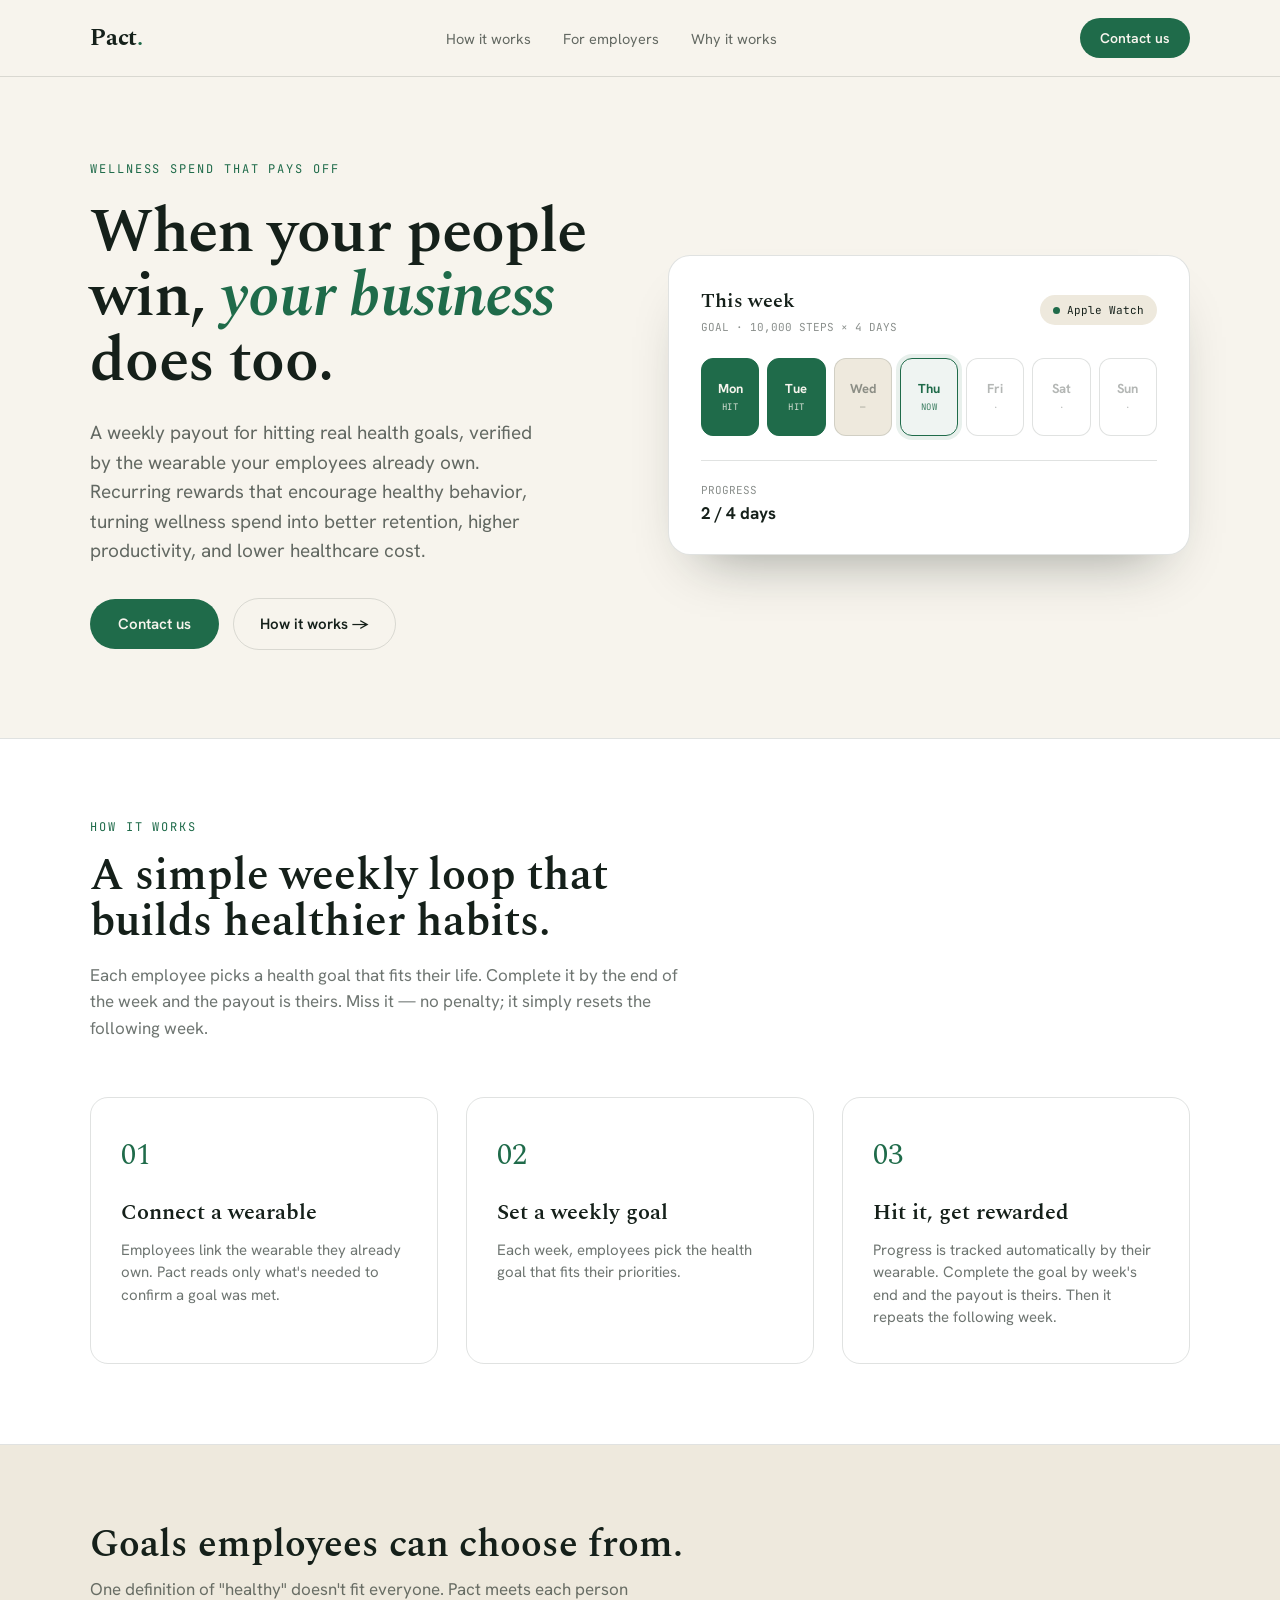
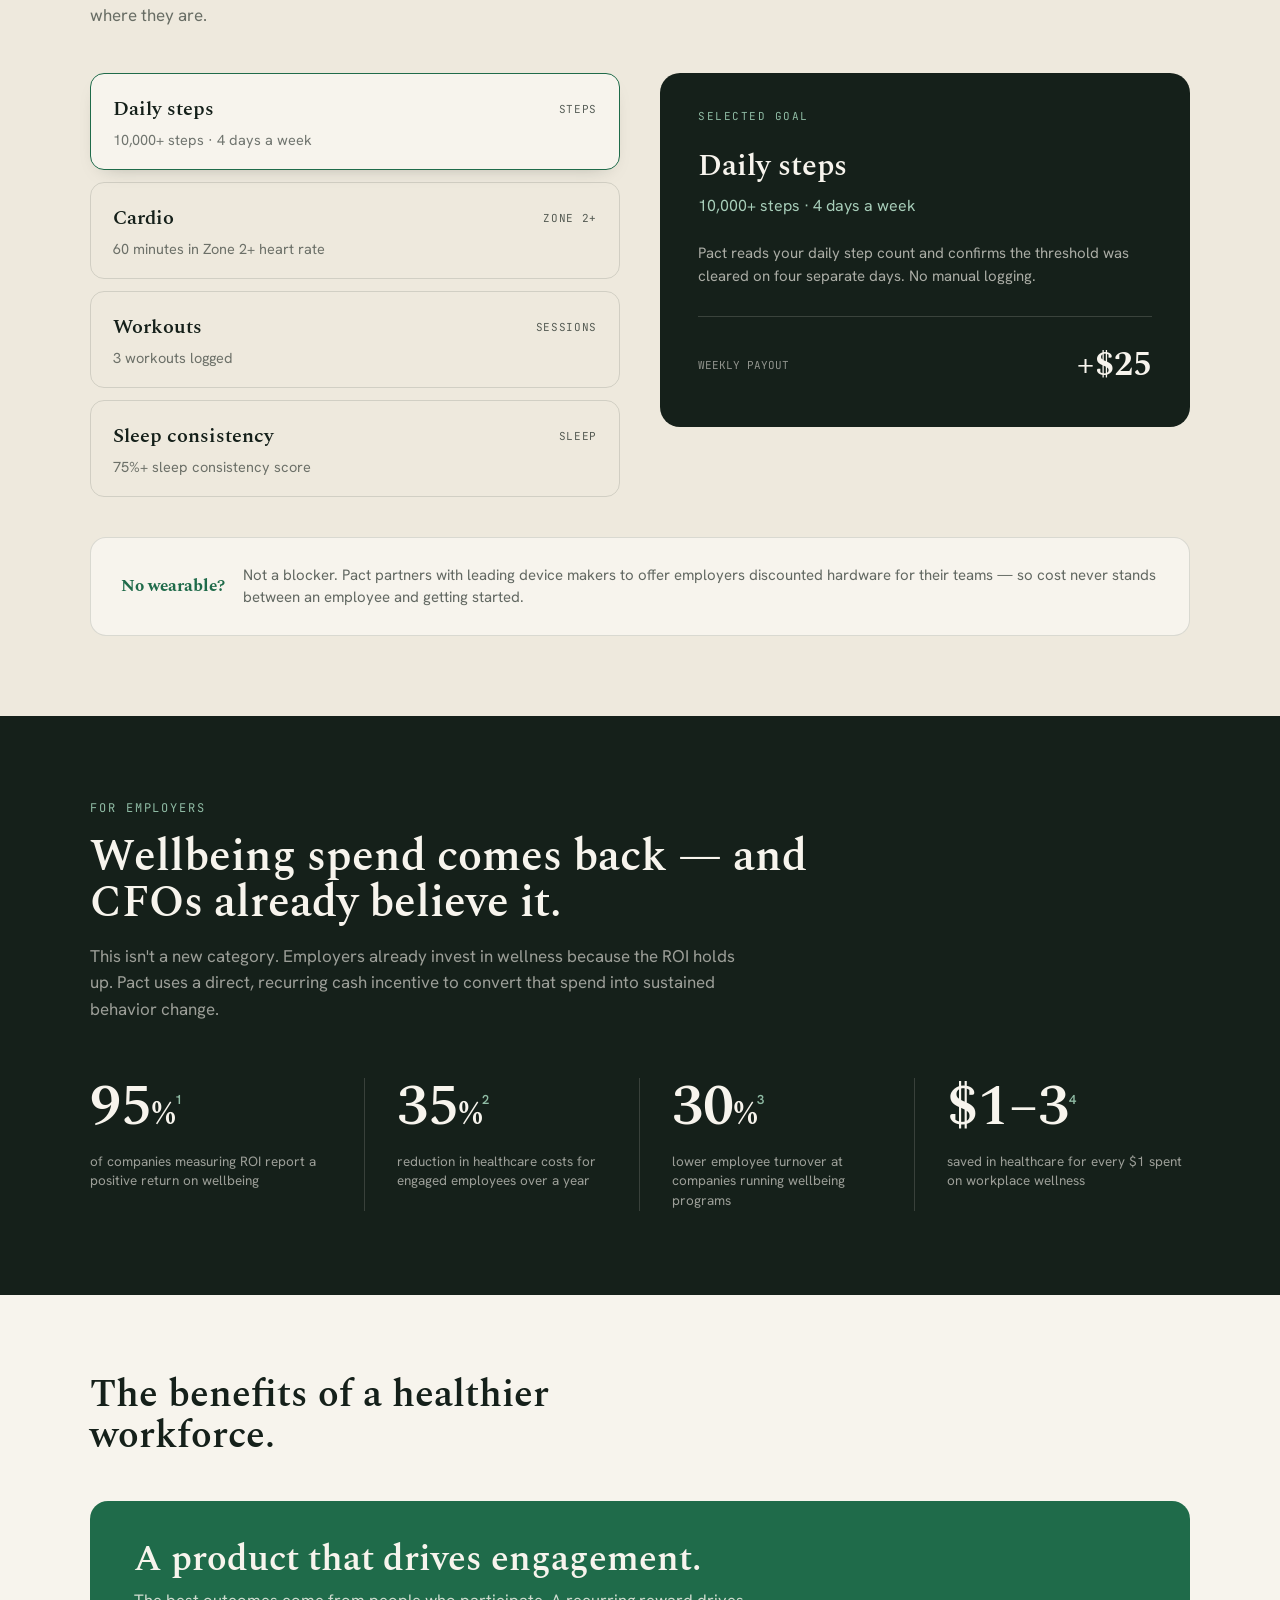
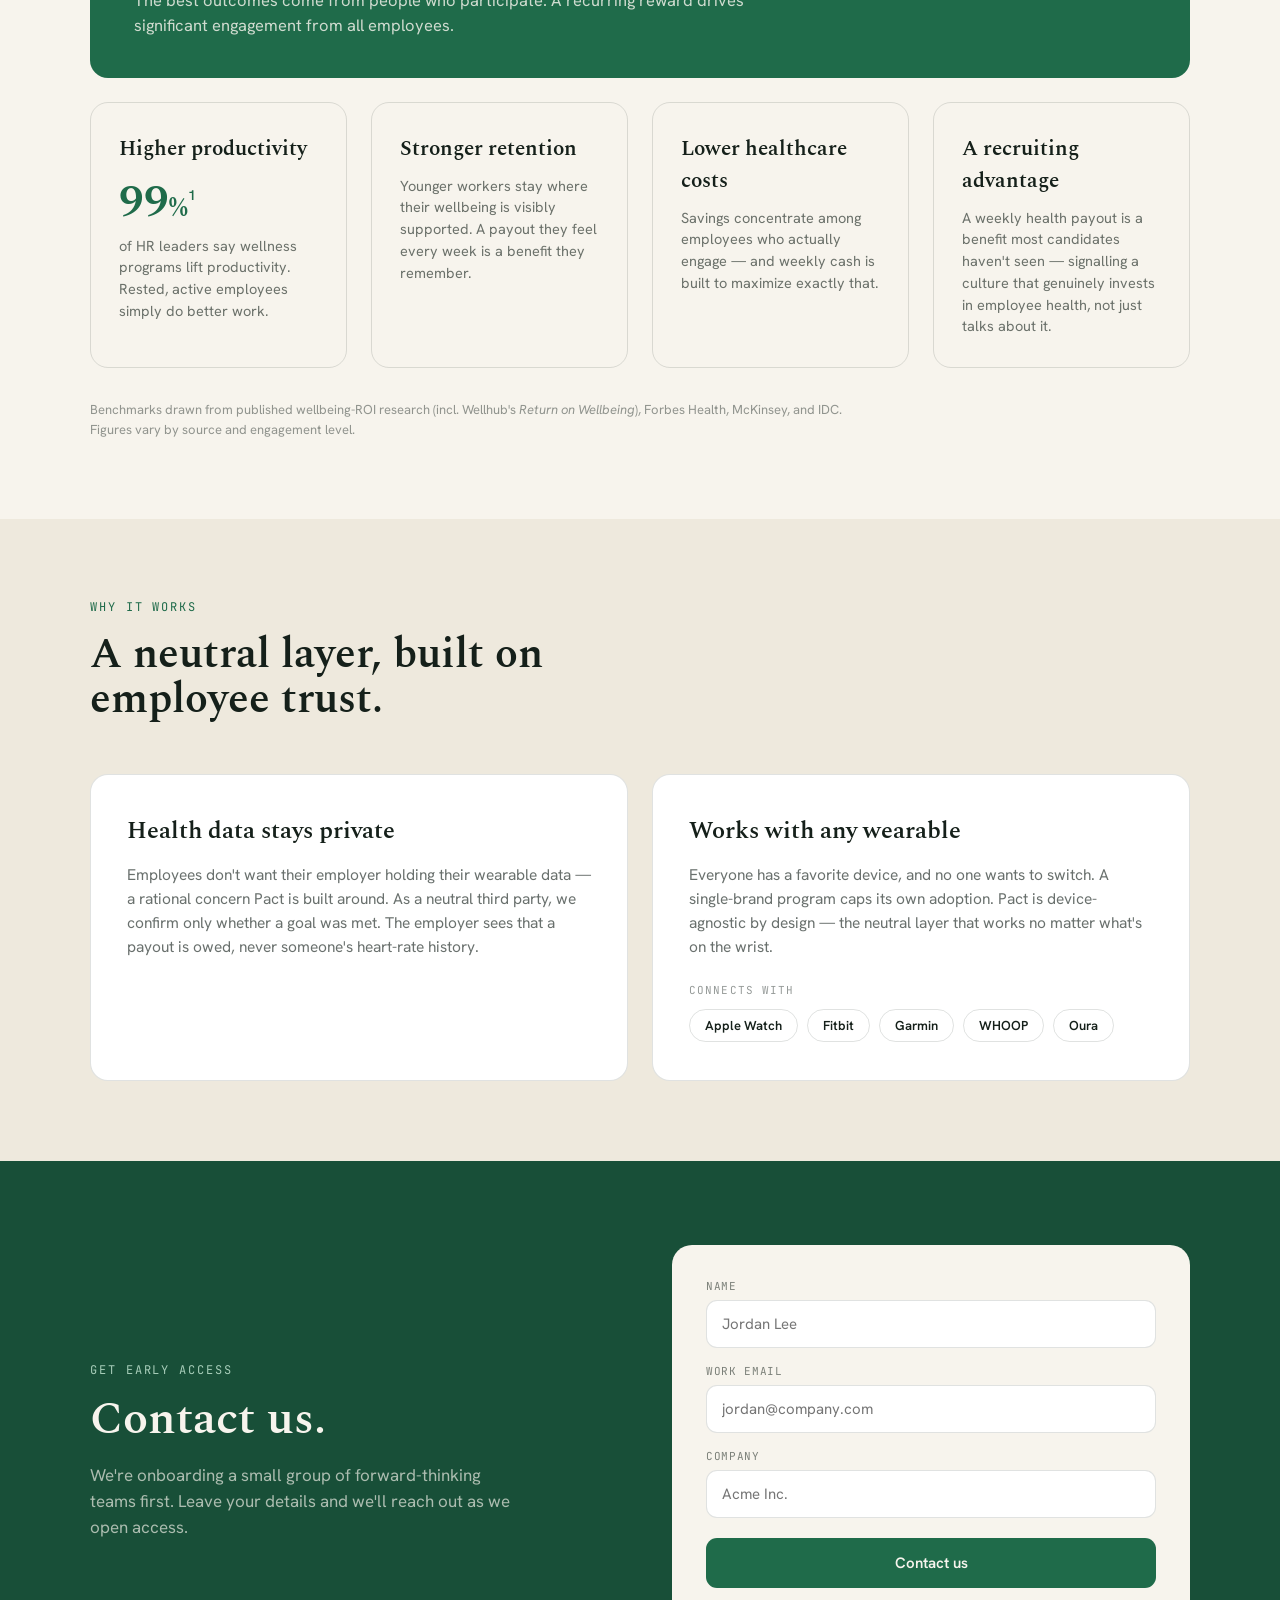
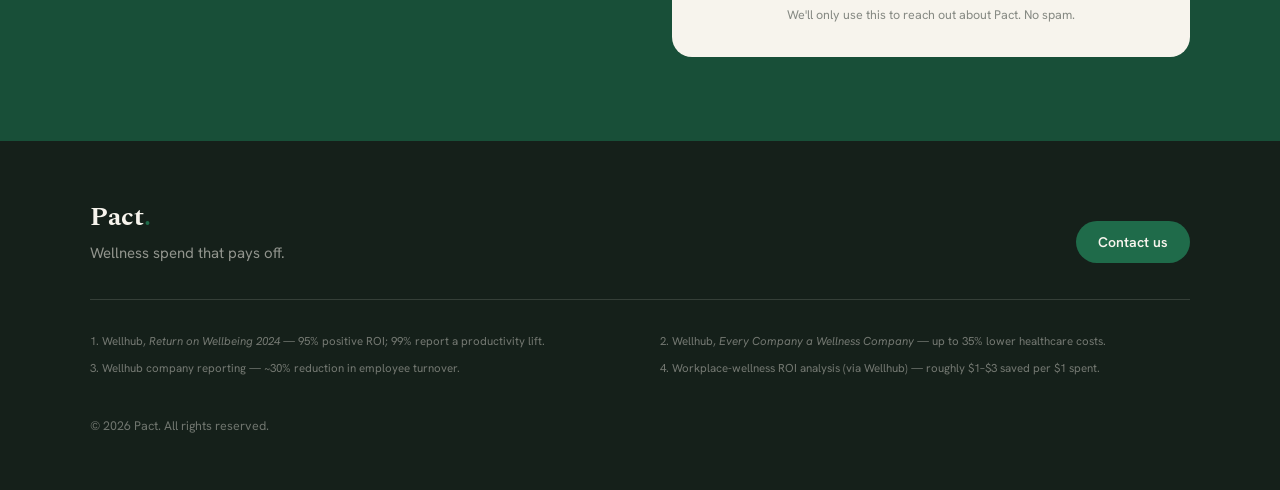
<file: index.html>
<!DOCTYPE html>
<html lang="en">
<head>
  <meta charset="utf-8">
  <meta name="viewport" content="width=device-width, initial-scale=1">
  <title>Pact — Wellness spend that pays off</title>
  <meta name="description" content="The wellness benefit your people actually use. A weekly payout for hitting real health goals, verified automatically by the wearable your team already owns.">
  <meta property="og:title" content="Pact — Wellness spend that pays off">
  <meta property="og:description" content="A weekly payout for hitting real health goals, verified by the wearable your team already owns. Recurring rewards that turn wellness spend into retention, productivity, and lower healthcare cost.">
  <meta property="og:type" content="website">
  <link rel="preconnect" href="https://fonts.googleapis.com">
  <link rel="preconnect" href="https://fonts.gstatic.com" crossorigin>
  <link href="https://fonts.googleapis.com/css2?family=Hanken+Grotesk:wght@400;500;600;700;800&family=JetBrains+Mono:wght@400;500&family=Spectral:wght@400;500;600;700&display=swap" rel="stylesheet">
  <link rel="stylesheet" href="styles.css">
  <link rel="icon" href="data:image/svg+xml,%3Csvg xmlns='http://www.w3.org/2000/svg' viewBox='0 0 64 64'%3E%3Crect width='64' height='64' rx='15' fill='%23F7F4ED'/%3E%3Ctext x='13' y='46' font-family='Georgia,serif' font-size='44' font-weight='700' fill='%231F6B4A'%3EP%3C/text%3E%3Ccircle cx='46' cy='42' r='5' fill='%231F6B4A'/%3E%3C/svg%3E">
</head>
<body>
<div style="--accent:#1F6B4A; --accent-dk:#184F38; --ink:#15201A; --cream:#F7F4ED; --cream2:#EEE9DD; --line:rgba(21,32,26,.13); background:var(--cream); font-family:'Hanken Grotesk',sans-serif; color:var(--ink); overflow-x:hidden;">

  <!-- ===== NAV ===== -->
  <div style="position:sticky; top:0; z-index:50; background:rgba(247,244,237,.86); backdrop-filter:blur(12px); border-bottom:1px solid var(--line);">
    <div class="wrap" style="max-width:1180px; margin:0 auto; display:flex; align-items:center; justify-content:space-between; padding:18px 40px;">
      <div style="font-family:'Spectral',serif; font-weight:700; font-size:23px; letter-spacing:-.01em;">Pact<span style="color:var(--accent);">.</span></div>
      <div class="nav-links" style="display:flex; align-items:center; gap:32px; font-size:14.5px; color:rgba(21,32,26,.66);">
        <a href="#how" class="pact-link" style="color:inherit; text-decoration:none;">How it works</a><a href="#employers" class="pact-link" style="color:inherit; text-decoration:none;">For employers</a><a href="#different" class="pact-link" style="color:inherit; text-decoration:none;">Why it works</a>
      </div>
      <a href="#waitlist" class="pact-cta" style="background:var(--accent); color:var(--cream); font-size:14px; font-weight:600; padding:11px 20px; border-radius:999px; text-decoration:none;">Contact us</a>
    </div>
  </div>

  <!-- ===== HERO ===== -->
  <div class="wrap grid-2" style="max-width:1180px; margin:0 auto; display:grid; grid-template-columns:1fr 1fr; gap:56px; align-items:center; padding:84px 40px 88px;">
    <div style="animation:fadeUp .7s ease both;">
      <div style="font-family:'JetBrains Mono',monospace; font-size:12px; letter-spacing:.16em; color:var(--accent); text-transform:uppercase; margin-bottom:24px;">Wellness spend that pays off</div>
      <h1 class="hero-h1" style="font-family:'Spectral',serif; font-weight:600; font-size:62px; line-height:1.04; letter-spacing:-.015em; margin:0 0 24px;">When your people win, <span style="color:var(--accent); font-style:italic;">your business</span> does too.</h1>
      <p style="font-size:19px; line-height:1.55; color:rgba(21,32,26,.66); max-width:460px; margin:0 0 32px;">A weekly payout for hitting real health goals, verified by the wearable your employees already own. Recurring rewards that encourage healthy behavior, turning wellness spend into better retention, higher productivity, and lower healthcare cost.</p>
      <div style="display:flex; gap:14px; align-items:center;">
        <a href="#waitlist" class="pact-cta" style="background:var(--accent); color:var(--cream); font-size:15px; font-weight:600; padding:15px 28px; border-radius:999px; text-decoration:none;">Contact us</a>
        <a href="#how" class="pact-cta" style="border:1px solid var(--line); color:var(--ink); font-size:15px; font-weight:600; padding:15px 26px; border-radius:999px; text-decoration:none;">How it works →</a>
      </div>
    </div>
    <!-- interactive weekly loop widget -->
    <div style="background:#fff; border:1px solid var(--line); border-radius:22px; padding:30px 32px; box-shadow:0 30px 56px -32px rgba(21,32,26,.45); animation:fadeUp .7s ease .12s both;">
      <div style="display:flex; align-items:center; justify-content:space-between; margin-bottom:24px;">
        <div>
          <div style="font-family:'Spectral',serif; font-weight:600; font-size:20px;">This week</div>
          <div style="font-family:'JetBrains Mono',monospace; font-size:11px; color:rgba(21,32,26,.5); margin-top:4px;">GOAL · 10,000 STEPS × 4 DAYS</div>
        </div>
        <div style="display:flex; align-items:center; gap:7px; background:var(--cream2); padding:8px 13px; border-radius:999px; font-family:'JetBrains Mono',monospace; font-size:11px;"><span style="width:7px;height:7px;border-radius:50%;background:var(--accent);display:inline-block;"></span>Apple Watch</div>
      </div>
      <div id="loop-cells" style="display:grid; grid-template-columns:repeat(7,1fr); gap:8px; margin-bottom:24px;"></div>
      <div style="display:flex; align-items:center; justify-content:space-between; padding-top:22px; border-top:1px solid var(--line);">
        <div>
          <div style="font-family:'JetBrains Mono',monospace; font-size:11px; color:rgba(21,32,26,.5); margin-bottom:5px;">PROGRESS</div>
          <div id="loop-hits" style="font-size:17px; font-weight:700;">0 / 4 days</div>
        </div>
        <div id="loop-payout"></div>
      </div>
    </div>
  </div>

  <!-- ===== HOW IT WORKS ===== -->
  <div id="how" style="background:#fff; border-top:1px solid var(--line); border-bottom:1px solid var(--line); scroll-margin-top:66px;">
    <div class="wrap" style="max-width:1180px; margin:0 auto; padding:80px 40px;">
      <div style="font-family:'JetBrains Mono',monospace; font-size:12px; letter-spacing:.16em; color:var(--accent); text-transform:uppercase; margin-bottom:18px;">How it works</div>
      <h2 class="sec-h2" style="font-family:'Spectral',serif; font-weight:600; font-size:44px; line-height:1.06; margin:0 0 16px; max-width:620px;">A simple weekly loop that builds healthier habits.</h2>
      <p style="font-size:17px; line-height:1.55; color:rgba(21,32,26,.62); max-width:600px; margin:0 0 56px;">Each employee picks a health goal that fits their life. Complete it by the end of the week and the payout is theirs. Miss it — no penalty; it simply resets the following week.</p>
      <div class="grid-3" style="display:grid; grid-template-columns:repeat(3,1fr); gap:28px;">
        <div class="pact-card" style="border:1px solid var(--line); border-radius:18px; padding:34px 30px;">
          <div style="font-family:'Spectral',serif; font-size:30px; color:var(--accent); margin-bottom:18px;">01</div>
          <h3 style="font-family:'Spectral',serif; font-weight:600; font-size:22px; margin:0 0 10px;">Connect a wearable</h3>
          <p style="font-size:15px; line-height:1.5; color:rgba(21,32,26,.62); margin:0;">Employees link the wearable they already own. Pact reads only what's needed to confirm a goal was met.</p>
        </div>
        <div class="pact-card" style="border:1px solid var(--line); border-radius:18px; padding:34px 30px;">
          <div style="font-family:'Spectral',serif; font-size:30px; color:var(--accent); margin-bottom:18px;">02</div>
          <h3 style="font-family:'Spectral',serif; font-weight:600; font-size:22px; margin:0 0 10px;">Set a weekly goal</h3>
          <p style="font-size:15px; line-height:1.5; color:rgba(21,32,26,.62); margin:0;">Each week, employees pick the health goal that fits their priorities.</p>
        </div>
        <div class="pact-card" style="border:1px solid var(--line); border-radius:18px; padding:34px 30px;">
          <div style="font-family:'Spectral',serif; font-size:30px; color:var(--accent); margin-bottom:18px;">03</div>
          <h3 style="font-family:'Spectral',serif; font-weight:600; font-size:22px; margin:0 0 10px;">Hit it, get rewarded</h3>
          <p style="font-size:15px; line-height:1.5; color:rgba(21,32,26,.62); margin:0;">Progress is tracked automatically by their wearable. Complete the goal by week's end and the payout is theirs. Then it repeats the following week.</p>
        </div>
      </div>
    </div>
  </div>

  <!-- ===== GOALS (interactive selector) ===== -->
  <div style="background:var(--cream2);">
    <div class="wrap" style="max-width:1180px; margin:0 auto; padding:80px 40px;">
      <h2 class="sec-h2" style="font-family:'Spectral',serif; font-weight:600; font-size:38px; line-height:1.08; margin:0 0 10px;">Goals employees can choose from.</h2>
      <p style="font-size:17px; line-height:1.55; color:rgba(21,32,26,.62); max-width:560px; margin:0 0 44px;">One definition of "healthy" doesn't fit everyone. Pact meets each person where they are.</p>
      <div class="grid-2" style="display:grid; grid-template-columns:1fr 1fr; gap:40px; align-items:start;">
        <!-- selectable list -->
        <div id="goal-list" style="display:flex; flex-direction:column; gap:12px;"></div>
        <!-- preview -->
        <div style="background:var(--ink); border-radius:20px; padding:36px 38px; position:sticky; top:96px;">
          <div style="font-family:'JetBrains Mono',monospace; font-size:11px; letter-spacing:.14em; color:#8FBBA4; margin-bottom:20px;">SELECTED GOAL</div>
          <h3 id="goal-name" style="font-family:'Spectral',serif; font-weight:600; font-size:30px; color:var(--cream); margin:0 0 6px;"></h3>
          <div id="goal-target" style="font-size:16px; color:#A7CDB9; margin-bottom:26px;"></div>
          <p id="goal-detail" style="font-size:15px; line-height:1.55; color:rgba(247,244,237,.66); margin:0 0 28px;"></p>
          <div style="display:flex; align-items:center; justify-content:space-between; padding-top:22px; border-top:1px solid rgba(247,244,237,.16);">
            <span style="font-family:'JetBrains Mono',monospace; font-size:11px; color:rgba(247,244,237,.55);">WEEKLY PAYOUT</span>
            <span id="goal-payout" style="font-family:'Spectral',serif; font-weight:700; font-size:34px; color:var(--cream);"></span>
          </div>
        </div>
      </div>
      <div style="margin-top:40px; background:var(--cream); border:1px solid var(--line); border-radius:16px; padding:26px 30px; display:flex; align-items:center; gap:18px;">
        <span style="font-family:'Spectral',serif; font-weight:700; font-size:17px; color:var(--accent); white-space:nowrap;">No wearable?</span>
        <span style="font-size:15px; line-height:1.5; color:rgba(21,32,26,.66);">Not a blocker. Pact partners with leading device makers to offer employers discounted hardware for their teams — so cost never stands between an employee and getting started.</span>
      </div>
    </div>
  </div>

  <!-- ===== FOR EMPLOYERS — ROI band (dark) ===== -->
  <div id="employers" style="background:var(--ink); scroll-margin-top:66px;">
    <div class="wrap" style="max-width:1180px; margin:0 auto; padding:84px 40px;">
      <div style="font-family:'JetBrains Mono',monospace; font-size:12px; letter-spacing:.16em; color:#8FBBA4; text-transform:uppercase; margin-bottom:18px;">For employers</div>
      <h2 class="sec-h2" style="font-family:'Spectral',serif; font-weight:600; font-size:44px; line-height:1.06; color:var(--cream); margin:0 0 16px; max-width:780px;">Wellbeing spend comes back — and CFOs already believe it.</h2>
      <p style="font-size:17px; line-height:1.55; color:rgba(247,244,237,.6); max-width:660px; margin:0 0 56px;">This isn't a new category. Employers already invest in wellness because the ROI holds up. Pact uses a direct, recurring cash incentive to convert that spend into sustained behavior change.</p>
      <div class="grid-4" style="display:grid; grid-template-columns:repeat(4,1fr);">
        <div class="emp-stat" style="padding:0 32px 0 0; border-right:1px solid rgba(247,244,237,.16);">
          <div style="font-family:'Spectral',serif; font-size:58px; font-weight:600; color:var(--cream); line-height:1;">95<span style="font-size:30px;">%</span><a href="#src-1" class="src-ref" style="font-size:13px;color:#8FBBA4;font-family:'Hanken Grotesk';">1</a></div>
          <p style="font-size:13.5px; line-height:1.45; color:rgba(247,244,237,.6); margin:16px 0 0;">of companies measuring ROI report a positive return on wellbeing</p>
        </div>
        <div class="emp-stat" style="padding:0 32px; border-right:1px solid rgba(247,244,237,.16);">
          <div style="font-family:'Spectral',serif; font-size:58px; font-weight:600; color:var(--cream); line-height:1;">35<span style="font-size:30px;">%</span><a href="#src-2" class="src-ref" style="font-size:13px;color:#8FBBA4;font-family:'Hanken Grotesk';">2</a></div>
          <p style="font-size:13.5px; line-height:1.45; color:rgba(247,244,237,.6); margin:16px 0 0;">reduction in healthcare costs for engaged employees over a year</p>
        </div>
        <div class="emp-stat" style="padding:0 32px; border-right:1px solid rgba(247,244,237,.16);">
          <div style="font-family:'Spectral',serif; font-size:58px; font-weight:600; color:var(--cream); line-height:1;">30<span style="font-size:30px;">%</span><a href="#src-3" class="src-ref" style="font-size:13px;color:#8FBBA4;font-family:'Hanken Grotesk';">3</a></div>
          <p style="font-size:13.5px; line-height:1.45; color:rgba(247,244,237,.6); margin:16px 0 0;">lower employee turnover at companies running wellbeing programs</p>
        </div>
        <div class="emp-stat" style="padding:0 0 0 32px;">
          <div style="font-family:'Spectral',serif; font-size:58px; font-weight:600; color:var(--cream); line-height:1;">$1–3<a href="#src-4" class="src-ref" style="font-size:13px;color:#8FBBA4;font-family:'Hanken Grotesk';">4</a></div>
          <p style="font-size:13.5px; line-height:1.45; color:rgba(247,244,237,.6); margin:16px 0 0;">saved in healthcare for every $1 spent on workplace wellness</p>
        </div>
      </div>
    </div>
  </div>

  <!-- ===== BENEFITS ===== -->
  <div class="wrap" style="max-width:1180px; margin:0 auto; padding:80px 40px;">
    <h2 class="sec-h2" style="font-family:'Spectral',serif; font-weight:600; font-size:38px; line-height:1.08; margin:0 0 44px; max-width:560px;">The benefits of a healthier workforce.</h2>
    <div class="pact-card" style="background:var(--accent); color:var(--cream); border-radius:18px; padding:40px 44px; display:flex; align-items:center; justify-content:space-between; gap:40px; margin-bottom:24px;">
      <div>
        <h3 style="font-family:'Spectral',serif; font-weight:600; font-size:36px; line-height:1.04; margin:0 0 10px;">A product that drives engagement.</h3>
        <p style="font-size:16.5px; line-height:1.5; color:rgba(247,244,237,.82); margin:0; max-width:680px;">The best outcomes come from people who participate. A recurring reward drives significant engagement from all employees.</p>
      </div>
    </div>
    <div class="grid-4" style="display:grid; grid-template-columns:repeat(4,1fr); gap:24px;">
      <div class="pact-card" style="border:1px solid var(--line); border-radius:18px; padding:30px 28px;">
        <h3 style="font-family:'Spectral',serif; font-weight:600; font-size:21px; margin:0 0 14px;">Higher productivity</h3>
        <div style="font-family:'Spectral',serif; font-size:46px; font-weight:600; color:var(--accent); line-height:1; margin-bottom:10px;">99<span style="font-size:24px;">%</span><a href="#src-1" class="src-ref" style="font-size:14px; color:var(--accent); font-family:'Hanken Grotesk';">1</a></div>
        <p style="font-size:14.5px; line-height:1.5; color:rgba(21,32,26,.62); margin:0;">of HR leaders say wellness programs lift productivity. Rested, active employees simply do better work.</p>
      </div>
      <div class="pact-card" style="border:1px solid var(--line); border-radius:18px; padding:30px 28px;">
        <h3 style="font-family:'Spectral',serif; font-weight:600; font-size:21px; margin:0 0 10px;">Stronger retention</h3>
        <p style="font-size:14.5px; line-height:1.5; color:rgba(21,32,26,.62); margin:0;">Younger workers stay where their wellbeing is visibly supported. A payout they feel every week is a benefit they remember.</p>
      </div>
      <div class="pact-card" style="border:1px solid var(--line); border-radius:18px; padding:30px 28px;">
        <h3 style="font-family:'Spectral',serif; font-weight:600; font-size:21px; margin:0 0 10px;">Lower healthcare costs</h3>
        <p style="font-size:14.5px; line-height:1.5; color:rgba(21,32,26,.62); margin:0;">Savings concentrate among employees who actually engage — and weekly cash is built to maximize exactly that.</p>
      </div>
      <div class="pact-card" style="border:1px solid var(--line); border-radius:18px; padding:30px 28px;">
        <h3 style="font-family:'Spectral',serif; font-weight:600; font-size:21px; margin:0 0 10px;">A recruiting advantage</h3>
        <p style="font-size:14.5px; line-height:1.5; color:rgba(21,32,26,.62); margin:0;">A weekly health payout is a benefit most candidates haven't seen — signalling a culture that genuinely invests in employee health, not just talks about it.</p>
      </div>
    </div>
    <p style="font-size:13px; line-height:1.5; color:rgba(21,32,26,.45); margin:32px 0 0; max-width:760px;">Benchmarks drawn from published wellbeing-ROI research (incl. Wellhub's <em>Return on Wellbeing</em>), Forbes Health, McKinsey, and IDC. Figures vary by source and engagement level.</p>
  </div>

  <!-- ===== WHY DIFFERENT ===== -->
  <div id="different" style="background:var(--cream2); scroll-margin-top:66px;">
    <div class="wrap" style="max-width:1180px; margin:0 auto; padding:80px 40px;">
      <div style="font-family:'JetBrains Mono',monospace; font-size:12px; letter-spacing:.16em; color:var(--accent); text-transform:uppercase; margin-bottom:18px;">Why it works</div>
      <h2 class="sec-h2" style="font-family:'Spectral',serif; font-weight:600; font-size:42px; line-height:1.06; margin:0 0 52px; max-width:620px;">A neutral layer, built on employee trust.</h2>
      <div class="grid-2" style="display:grid; grid-template-columns:1fr 1fr; gap:24px;">
        <div style="background:#fff; border:1px solid var(--line); border-radius:18px; padding:38px 36px;">
          <h3 style="font-family:'Spectral',serif; font-weight:600; font-size:24px; margin:0 0 14px;">Health data stays private</h3>
          <p style="font-size:15.5px; line-height:1.55; color:rgba(21,32,26,.64); margin:0;">Employees don't want their employer holding their wearable data — a rational concern Pact is built around. As a neutral third party, we confirm only whether a goal was met. The employer sees that a payout is owed, never someone's heart-rate history.</p>
        </div>
        <div style="background:#fff; border:1px solid var(--line); border-radius:18px; padding:38px 36px;">
          <h3 style="font-family:'Spectral',serif; font-weight:600; font-size:24px; margin:0 0 14px;">Works with any wearable</h3>
          <p style="font-size:15.5px; line-height:1.55; color:rgba(21,32,26,.64); margin:0 0 24px;">Everyone has a favorite device, and no one wants to switch. A single-brand program caps its own adoption. Pact is device-agnostic by design — the neutral layer that works no matter what's on the wrist.</p>
          <div style="font-family:'JetBrains Mono',monospace; font-size:11px; letter-spacing:.1em; color:rgba(21,32,26,.45); margin-bottom:12px;">CONNECTS WITH</div>
          <div style="display:flex; flex-wrap:wrap; gap:9px;">
            <span style="border:1px solid var(--line); border-radius:999px; padding:7px 15px; font-size:13px; font-weight:600;">Apple Watch</span>
            <span style="border:1px solid var(--line); border-radius:999px; padding:7px 15px; font-size:13px; font-weight:600;">Fitbit</span>
            <span style="border:1px solid var(--line); border-radius:999px; padding:7px 15px; font-size:13px; font-weight:600;">Garmin</span>
            <span style="border:1px solid var(--line); border-radius:999px; padding:7px 15px; font-size:13px; font-weight:600;">WHOOP</span>
            <span style="border:1px solid var(--line); border-radius:999px; padding:7px 15px; font-size:13px; font-weight:600;">Oura</span>
          </div>
        </div>
      </div>
    </div>
  </div>

  <!-- ===== WAITLIST ===== -->
  <div id="waitlist" style="background:var(--accent-dk); scroll-margin-top:66px;">
    <div class="wrap grid-2" style="max-width:1180px; margin:0 auto; padding:84px 40px; display:grid; grid-template-columns:1fr 1fr; gap:64px; align-items:center;">
      <div>
        <div style="font-family:'JetBrains Mono',monospace; font-size:12px; letter-spacing:.16em; color:#A7CDB9; text-transform:uppercase; margin-bottom:18px;">Get early access</div>
        <h2 class="sec-h2" style="font-family:'Spectral',serif; font-weight:600; font-size:46px; line-height:1.04; color:var(--cream); margin:0 0 18px;">Contact us.</h2>
        <p style="font-size:17px; line-height:1.55; color:rgba(247,244,237,.66); max-width:420px; margin:0;">We're onboarding a small group of forward-thinking teams first. Leave your details and we'll reach out as we open access.</p>
      </div>
      <div style="background:var(--cream); border-radius:20px; padding:34px 34px;">
        <div id="wl-success" style="display:none; text-align:center; padding:40px 10px;">
          <div style="width:54px; height:54px; border-radius:50%; background:var(--accent); color:var(--cream); display:flex; align-items:center; justify-content:center; font-size:26px; margin:0 auto 20px;">✓</div>
          <h3 style="font-family:'Spectral',serif; font-weight:600; font-size:24px; margin:0 0 8px;">You're on the list.</h3>
          <p style="font-size:15px; color:rgba(21,32,26,.6); margin:0;">Thanks<span id="wl-greet"></span> — we'll be in touch as access opens.</p>
        </div>
        <div id="wl-form" style="display:flex; flex-direction:column; gap:16px;">
          <div>
            <label style="font-family:'JetBrains Mono',monospace; font-size:11px; letter-spacing:.06em; color:rgba(21,32,26,.55); display:block; margin-bottom:7px;">NAME</label>
            <input id="wl-name" placeholder="Jordan Lee" style="width:100%; border:1px solid var(--line); border-radius:11px; padding:13px 15px; font-size:15px; font-family:'Hanken Grotesk',sans-serif; background:#fff; outline:none;" />
          </div>
          <div>
            <label style="font-family:'JetBrains Mono',monospace; font-size:11px; letter-spacing:.06em; color:rgba(21,32,26,.55); display:block; margin-bottom:7px;">WORK EMAIL</label>
            <input id="wl-email" type="email" placeholder="jordan@company.com" style="width:100%; border:1px solid var(--line); border-radius:11px; padding:13px 15px; font-size:15px; font-family:'Hanken Grotesk',sans-serif; background:#fff; outline:none;" />
          </div>
          <div>
            <label style="font-family:'JetBrains Mono',monospace; font-size:11px; letter-spacing:.06em; color:rgba(21,32,26,.55); display:block; margin-bottom:7px;">COMPANY</label>
            <input id="wl-company" placeholder="Acme Inc." style="width:100%; border:1px solid var(--line); border-radius:11px; padding:13px 15px; font-size:15px; font-family:'Hanken Grotesk',sans-serif; background:#fff; outline:none;" />
          </div>
          <div id="wl-submit" class="pact-cta" style="background:var(--accent); color:var(--cream); text-align:center; font-size:15px; font-weight:600; padding:15px; border-radius:11px; margin-top:4px; cursor:pointer;">Contact us</div>
          <p id="wl-note" style="font-size:12.5px; color:rgba(21,32,26,.5); text-align:center; margin:2px 0 0;">We'll only use this to reach out about Pact. No spam.</p>
        </div>
      </div>
    </div>
  </div>

  <!-- ===== FOOTER ===== -->
  <div style="background:var(--ink); color:rgba(247,244,237,.55);">
    <div class="wrap" style="max-width:1180px; margin:0 auto; padding:56px 40px;">
      <div style="display:flex; align-items:flex-end; justify-content:space-between; flex-wrap:wrap; gap:24px; padding-bottom:36px; border-bottom:1px solid rgba(247,244,237,.14);">
        <div>
          <div style="font-family:'Spectral',serif; font-weight:700; font-size:26px; color:var(--cream);">Pact<span style="color:var(--accent);">.</span></div>
          <div style="font-size:15px; margin-top:6px;">Wellness spend that pays off.</div>
        </div>
        <a href="#waitlist" class="pact-cta" style="background:var(--accent); color:var(--cream); font-size:14px; font-weight:600; padding:12px 22px; border-radius:999px; text-decoration:none;">Contact us</a>
      </div>
      <div class="grid-2" style="display:grid; grid-template-columns:1fr 1fr; gap:8px 40px; padding:32px 0; font-size:11.5px; line-height:1.6; color:rgba(247,244,237,.42);">
        <div id="src-1" style="scroll-margin-top:90px; transition:color .2s ease;">1. Wellhub, <em>Return on Wellbeing 2024</em> — 95% positive ROI; 99% report a productivity lift.</div>
        <div id="src-2" style="scroll-margin-top:90px; transition:color .2s ease;">2. Wellhub, <em>Every Company a Wellness Company</em> — up to 35% lower healthcare costs.</div>
        <div id="src-3" style="scroll-margin-top:90px; transition:color .2s ease;">3. Wellhub company reporting — ~30% reduction in employee turnover.</div>
        <div id="src-4" style="scroll-margin-top:90px; transition:color .2s ease;">4. Workplace-wellness ROI analysis (via Wellhub) — roughly $1–$3 saved per $1 spent.</div>
      </div>
      <div style="font-size:12.5px; color:rgba(247,244,237,.4); padding-top:8px;">© <span id="year"></span> Pact. All rights reserved.</div>
    </div>
  </div>

</div>
<script src="script.js"></script>
</body>
</html>
</file>
<file: styles.css>
/* ============================================================
   Pact — landing page styles
   Base + interactions ported from the design; plus responsive.
   ============================================================ */

* { box-sizing: border-box; }
body { margin: 0; }

@keyframes pop { 0% { transform: scale(.5); opacity: 0; } 60% { transform: scale(1.1); } 100% { transform: scale(1); opacity: 1; } }
@keyframes fadeUp { from { opacity: 0; transform: translateY(16px); } to { opacity: 1; transform: none; } }

.pact-link { position: relative; cursor: pointer; transition: color .2s ease; }
.pact-link:hover { color: var(--accent) !important; }
.pact-cta { cursor: pointer; transition: transform .2s ease, box-shadow .2s ease; }
.pact-cta:hover { transform: translateY(-2px); box-shadow: 0 12px 24px -12px rgba(21,32,26,.45); }
.pact-card { transition: transform .25s ease, box-shadow .25s ease, border-color .25s ease; }
.pact-card:hover { transform: translateY(-3px); box-shadow: 0 24px 44px -28px rgba(21,32,26,.4); }
.src-ref { vertical-align: super; text-decoration: none; cursor: pointer; transition: opacity .15s ease; }
.src-ref:hover { text-decoration: underline; opacity: .7; }
[id^="src-"]:target { color: #A7CDB9 !important; }

/* ============================================================
   responsive (preserves the desktop design; reflows on small screens)
   ============================================================ */
@media (max-width: 900px) {
  .nav-links { display: none !important; }
  .grid-2, .grid-3, .grid-4 { grid-template-columns: 1fr !important; }
  .wrap { padding-left: 24px !important; padding-right: 24px !important; }
  .hero-h1 { font-size: 46px !important; }
  .emp-stat { padding: 0 0 26px 0 !important; border-right: none !important; border-bottom: 1px solid rgba(247,244,237,.16) !important; }
  .emp-stat:last-child { border-bottom: none !important; padding-bottom: 0 !important; }
}

@media (max-width: 560px) {
  .hero-h1 { font-size: 38px !important; }
  .sec-h2 { font-size: 32px !important; }
}
</file>
